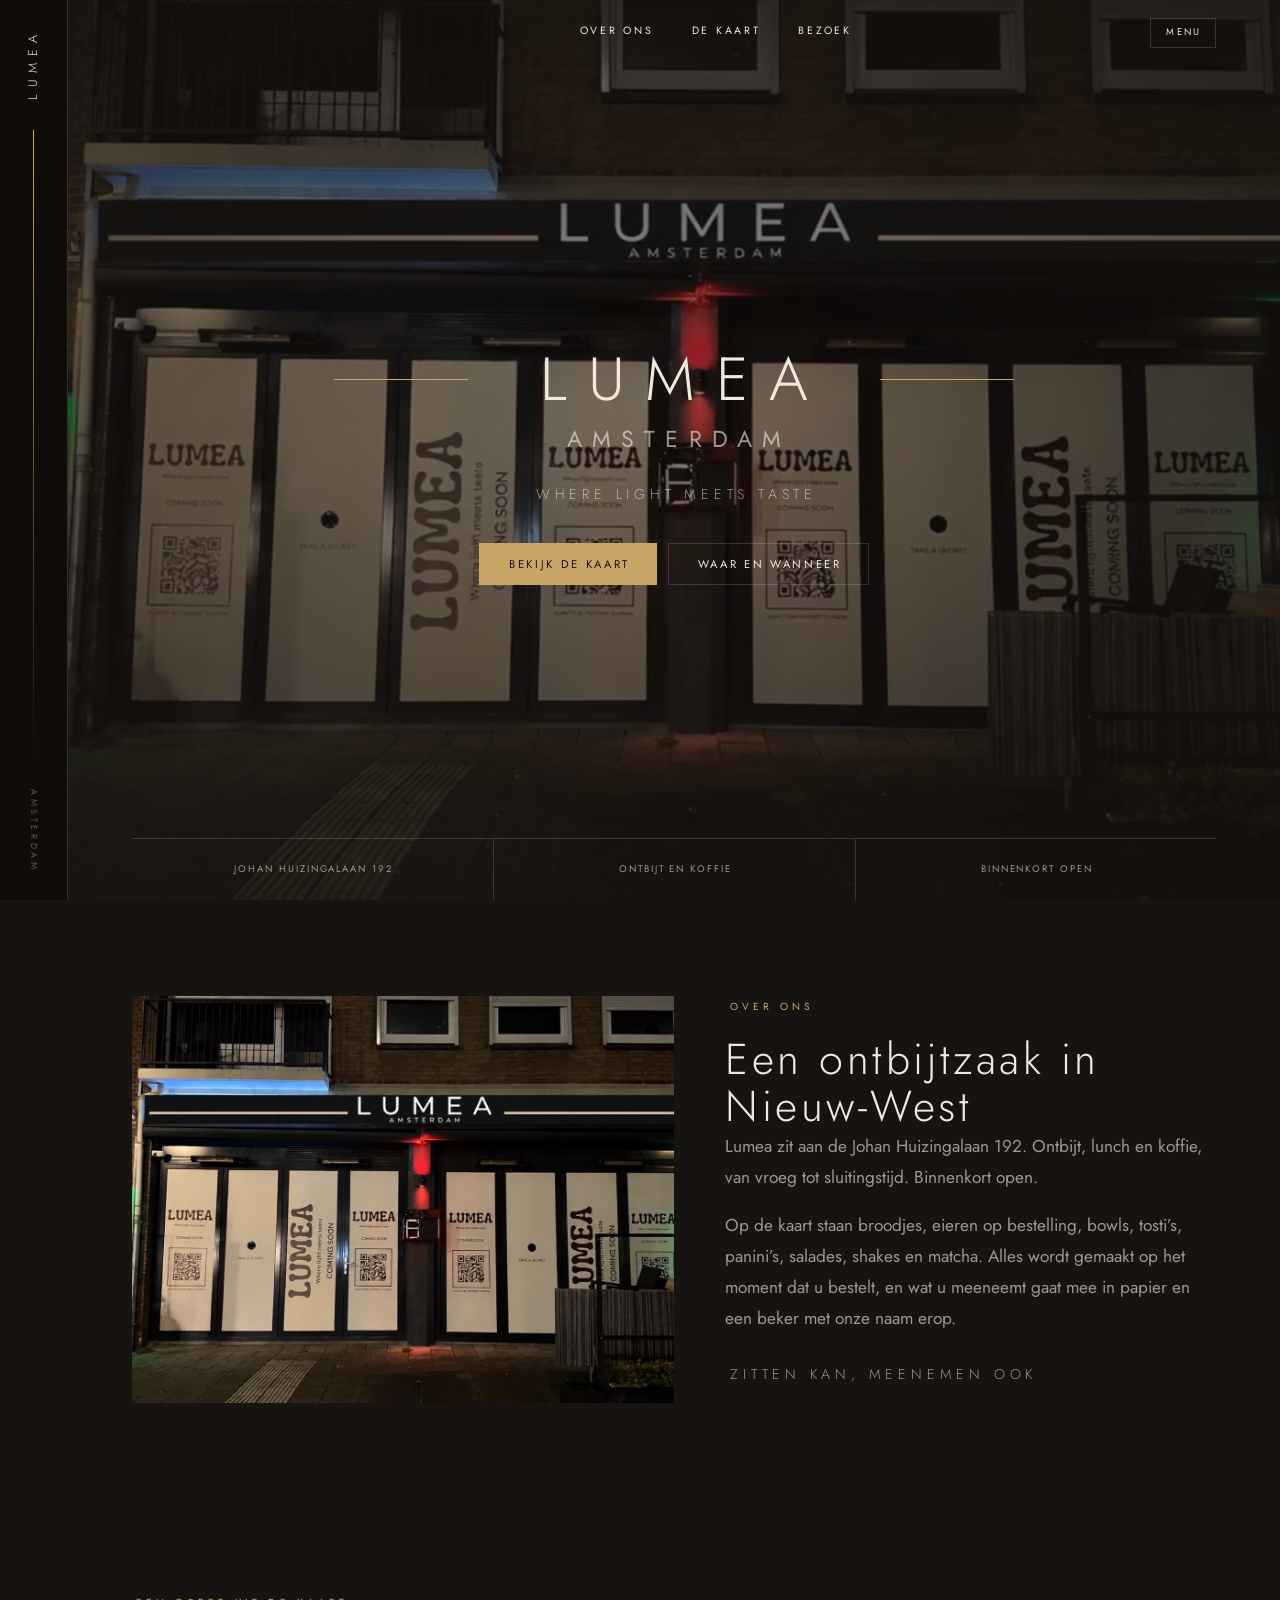
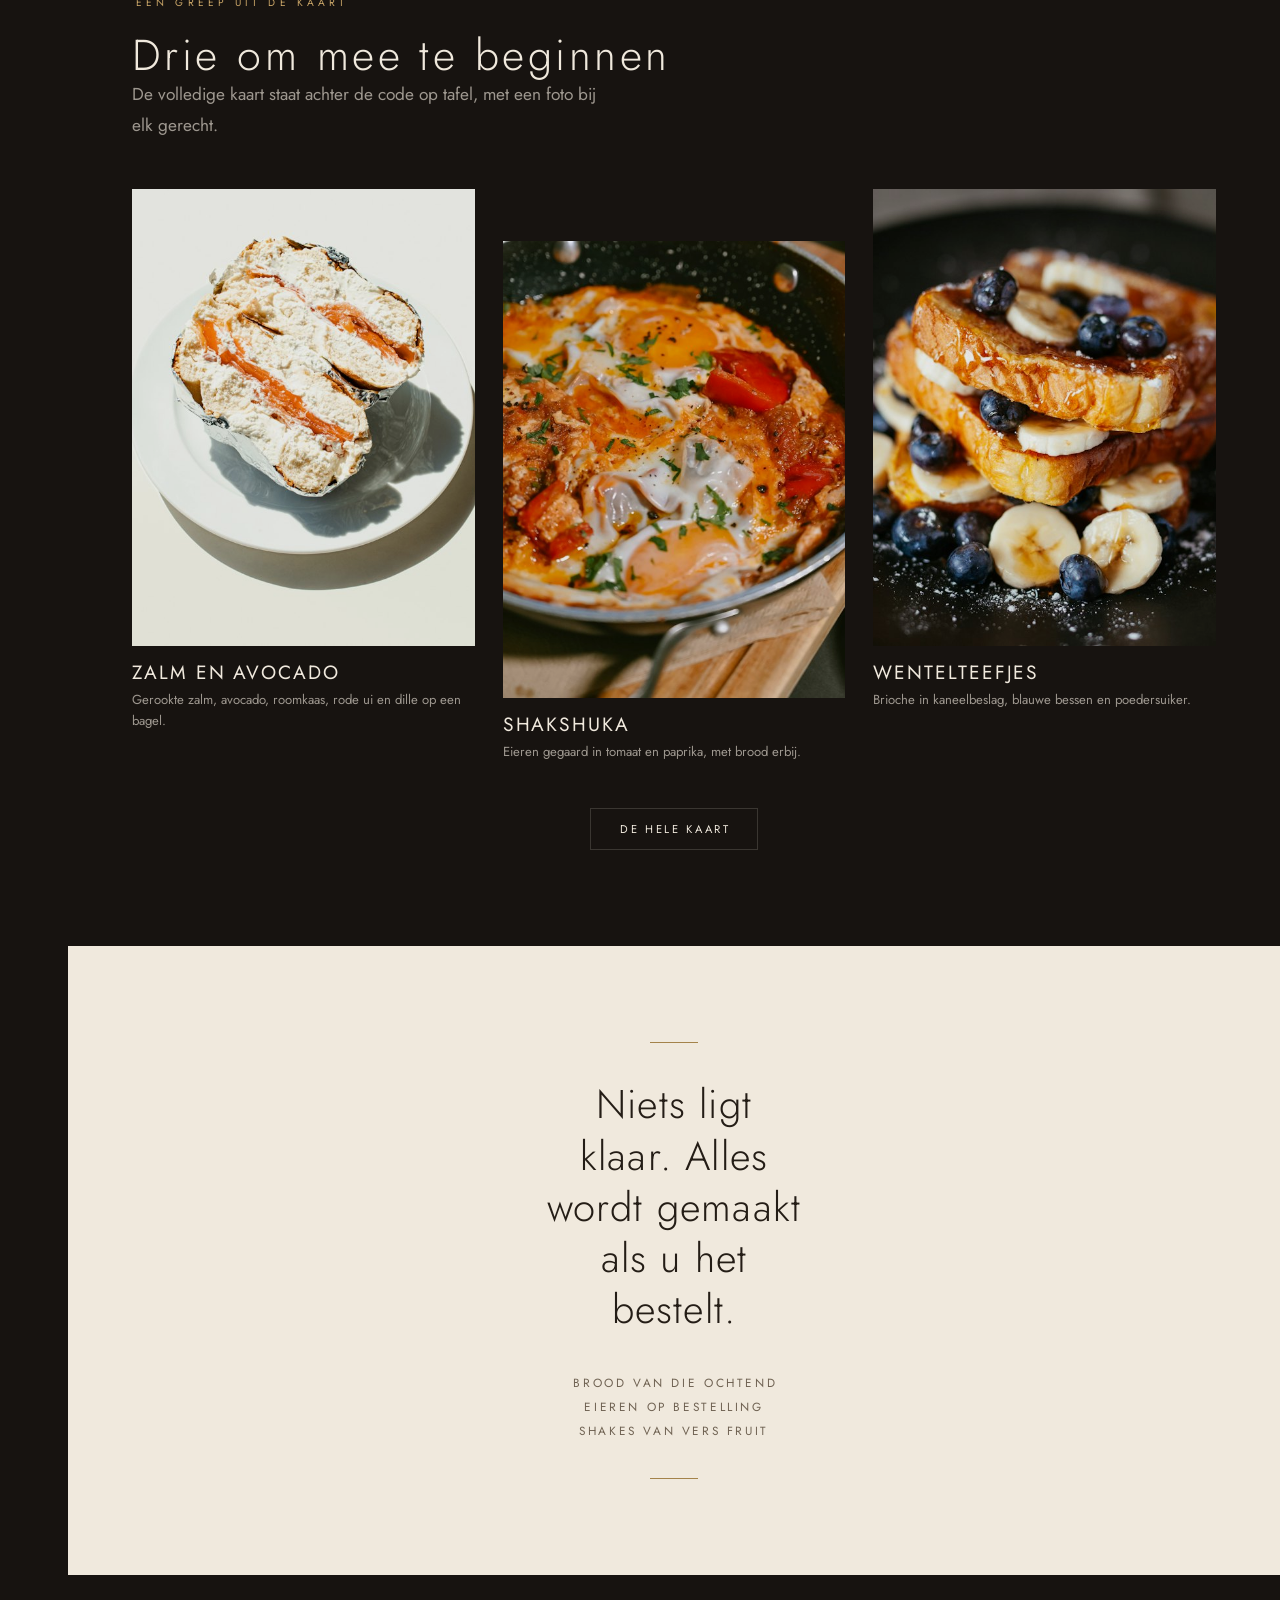
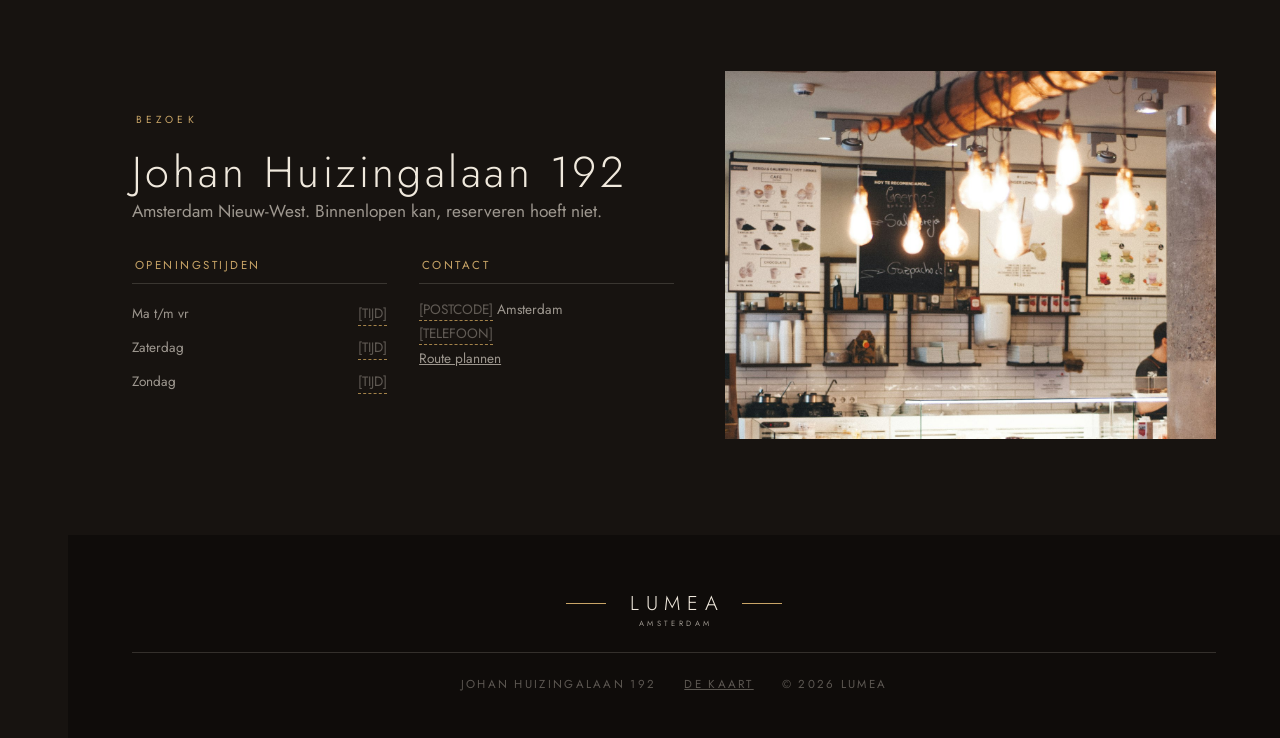
<file: index.html>
<!doctype html>
<html lang="nl">
<head>
<meta charset="utf-8">
<meta name="viewport" content="width=device-width, initial-scale=1">
<title>LUMEA Amsterdam · Ontbijt aan de Johan Huizingalaan</title>
<meta name="description" content="LUMEA Amsterdam, ontbijt en koffie aan de Johan Huizingalaan 192. Broodjes, eieren op bestelling, bowls, shakes en matcha. Binnenkort open.">
<link rel="canonical" href="https://yjsmarket.github.io/lumeaconcept4-/">
<meta property="og:type" content="website">
<meta property="og:title" content="LUMEA Amsterdam">
<meta property="og:description" content="Where light meets taste. Ontbijt en koffie aan de Johan Huizingalaan 192 in Amsterdam.">
<meta property="og:image" content="https://yjsmarket.github.io/lumeaconcept4-/assets/fotos/hero-poster.jpg">
<meta property="og:locale" content="nl_NL">
<script type="application/ld+json">
{
  "@context": "https://schema.org",
  "@type": "CafeOrCoffeeShop",
  "name": "LUMEA Amsterdam",
  "slogan": "Where light meets taste",
  "url": "https://yjsmarket.github.io/lumeaconcept4-/",
  "image": "https://yjsmarket.github.io/lumeaconcept4-/assets/fotos/hero-poster.jpg",
  "servesCuisine": ["Ontbijt", "Lunch", "Koffie"],
  "hasMenu": "https://yjsmarket.github.io/lumeaconcept4-/menu/",
  "address": {
    "@type": "PostalAddress",
    "streetAddress": "Johan Huizingalaan 192",
    "addressLocality": "Amsterdam",
    "addressCountry": "NL"
  }
}
</script>
<meta name="theme-color" content="#171310">

<link rel="preconnect" href="https://fonts.googleapis.com">
<link rel="preconnect" href="https://fonts.gstatic.com" crossorigin>
<link href="https://fonts.googleapis.com/css2?family=Jost:wght@300;400;500&display=swap" rel="stylesheet">
<link rel="stylesheet" href="stijl-c.css">
</head>
<body>

<!-- Verticale strook tegen de linkerrand, alleen op brede schermen -->
<div class="rail" aria-hidden="true">
  <span class="rail__naam">Lumea</span>
  <span class="rail__lijn"></span>
  <span class="rail__plaats">Amsterdam</span>
</div>

<header class="kop">
  <a class="merk" href="./">
    <span class="merk__naam">Lumea</span>
    <span class="merk__plaats">Amsterdam</span>
  </a>
  <nav>
    <a href="#over-ons">Over ons</a>
    <a href="#selectie">De kaart</a>
    <a href="#bezoek">Bezoek</a>
  </nav>
  <a class="knop knop--lijn" href="menu/">Menu</a>
</header>

<main>

  <!-- Hero -->
  <section class="hero">
    <div class="hero__foto">
      <img class="hero__stil" src="assets/fotos/hero-poster.jpg" alt="De gevel van Lumea bij avond, de deuren gaan open" width="1600" height="900" fetchpriority="high">
      <video class="hero__video" autoplay muted loop playsinline preload="metadata" poster="assets/fotos/hero-poster.jpg" aria-hidden="true" tabindex="-1">
        <source src="assets/video/hero-web.mp4" type="video/mp4">
      </video>
    </div>

    <div class="hero__midden">
      <span class="merk">
        <span class="merk__naam">Lumea</span>
        <span class="merk__plaats">Amsterdam</span>
      </span>
      <p class="regel hero__regel">Where light meets taste</p>
      <div class="hero__knoppen">
        <a class="knop knop--goud" href="menu/">Bekijk de kaart</a>
        <a class="knop knop--lijn" href="#bezoek">Waar en wanneer</a>
      </div>
    </div>

    <div class="hero__voet">
      <div>Johan Huizingalaan 192</div>
      <div>Ontbijt en koffie</div>
      <div>Binnenkort open</div>
    </div>
  </section>

  <!-- Over ons -->
  <section class="sectie" id="over-ons">
    <div class="binnen">
      <div class="over komt-op">
        <div class="over__foto">
          <img src="assets/merk/gevel.jpg" alt="De gevel van Lumea aan de Johan Huizingalaan bij avond" width="1600" height="887" loading="lazy">
        </div>
        <div>
          <p class="label">Over ons</p>
          <h2>Een ontbijtzaak in Nieuw-West</h2>
          <p class="leid">Lumea zit aan de Johan Huizingalaan 192. Ontbijt, lunch en koffie, van vroeg tot sluitingstijd. Binnenkort open.</p>
          <p class="leid">Op de kaart staan broodjes, eieren op bestelling, bowls, tosti&rsquo;s, panini&rsquo;s, salades, shakes en matcha. Alles wordt gemaakt op het moment dat u bestelt, en wat u meeneemt gaat mee in papier en een beker met onze naam erop.</p>
          <p class="regel" style="margin-top:1.75rem">Zitten kan, meenemen ook</p>
        </div>
      </div>
    </div>
  </section>

  <!-- Selectie uit de kaart -->
  <section class="sectie" id="selectie">
    <div class="binnen">
      <div class="sectie__kop komt-op">
        <p class="label">Een greep uit de kaart</p>
        <h2>Drie om mee te beginnen</h2>
        <p class="leid">De volledige kaart staat achter de code op tafel, met een foto bij elk gerecht.</p>
      </div>

      <div class="selectie komt-op">
        <a class="kaart" href="menu/#broodjes">
          <div class="kaart__foto">
            <span class="kaart__nr">01</span>
            <img src="assets/fotos/zalm-avocado.jpg" alt="Bagel met roomkaas en gerookte zalm" width="700" height="700" loading="lazy">
          </div>
          <h3>Zalm en avocado</h3>
          <p>Gerookte zalm, avocado, roomkaas, rode ui en dille op een bagel.</p>
        </a>

        <a class="kaart" href="menu/#eieren">
          <div class="kaart__foto">
            <span class="kaart__nr">02</span>
            <img src="assets/fotos/shakshuka.jpg" alt="Shakshuka met eieren in tomatensaus in een pan" width="700" height="700" loading="lazy">
          </div>
          <h3>Shakshuka</h3>
          <p>Eieren gegaard in tomaat en paprika, met brood erbij.</p>
        </a>

        <a class="kaart" href="menu/#zoet">
          <div class="kaart__foto">
            <span class="kaart__nr">03</span>
            <img src="assets/fotos/wentelteefjes.jpg" alt="Wentelteefjes met blauwe bessen" width="700" height="700" loading="lazy">
          </div>
          <h3>Wentelteefjes</h3>
          <p>Brioche in kaneelbeslag, blauwe bessen en poedersuiker.</p>
        </a>
      </div>

      <div class="selectie__onder komt-op">
        <a class="knop knop--lijn" href="menu/">De hele kaart</a>
      </div>
    </div>
  </section>

  <!-- Werkwijze, het lichte blok dat de nacht onderbreekt -->
  <section class="sectie sectie--creme" id="werkwijze">
    <div class="binnen">
      <div class="credo komt-op">
        <hr class="credo__lijn">
        <h2>Niets ligt klaar. Alles wordt gemaakt als u het bestelt.</h2>
        <p>Brood van die ochtend<br>Eieren op bestelling<br>Shakes van vers fruit</p>
        <hr class="credo__lijn credo__lijn--onder">
      </div>
    </div>
  </section>

  <!-- Bezoek -->
  <section class="sectie" id="bezoek">
    <div class="binnen">
      <div class="bezoek komt-op">
        <div>
          <p class="label">Bezoek</p>
          <h2>Johan Huizingalaan 192</h2>
          <p class="leid">Amsterdam Nieuw-West. Binnenlopen kan, reserveren hoeft niet.</p>

          <div class="gegevens">
            <div>
              <h3>Openingstijden</h3>
              <ul class="tijden">
                <li><span>Ma t/m vr</span> <span class="invullen">[TIJD]</span></li>
                <li><span>Zaterdag</span> <span class="invullen">[TIJD]</span></li>
                <li><span>Zondag</span> <span class="invullen">[TIJD]</span></li>
              </ul>
            </div>
            <div>
              <h3>Contact</h3>
              <address>
                <span class="invullen">[POSTCODE]</span> Amsterdam<br>
                <span class="invullen">[TELEFOON]</span><br>
                <a href="https://maps.google.com/?q=Johan+Huizingalaan+192+Amsterdam" target="_blank" rel="noopener">Route plannen</a>
              </address>
            </div>
          </div>
        </div>
        <div class="bezoek__foto">
          <img src="assets/fotos/interieur-tafels.jpg" alt="Tafels bij het raam" width="1400" height="1050" loading="lazy">
        </div>
      </div>
    </div>
  </section>

</main>

<footer class="voet">
  <div class="binnen">
    <span class="merk">
      <span class="merk__naam">Lumea</span>
      <span class="merk__plaats">Amsterdam</span>
    </span>
    <div class="voet__regel">
      <span>Johan Huizingalaan 192</span>
      <span><a href="menu/">De kaart</a></span>
      <span>&copy; 2026 Lumea</span>
    </div>
  </div>
</footer>

<nav class="balk" aria-label="Snelle acties">
  <a href="menu/">De kaart</a>
  <a href="https://maps.google.com/?q=Johan+Huizingalaan+192+Amsterdam" target="_blank" rel="noopener">Route</a>
</nav>

<script src="assets/js/lumea.js" defer></script>
</body>
</html>
</file>
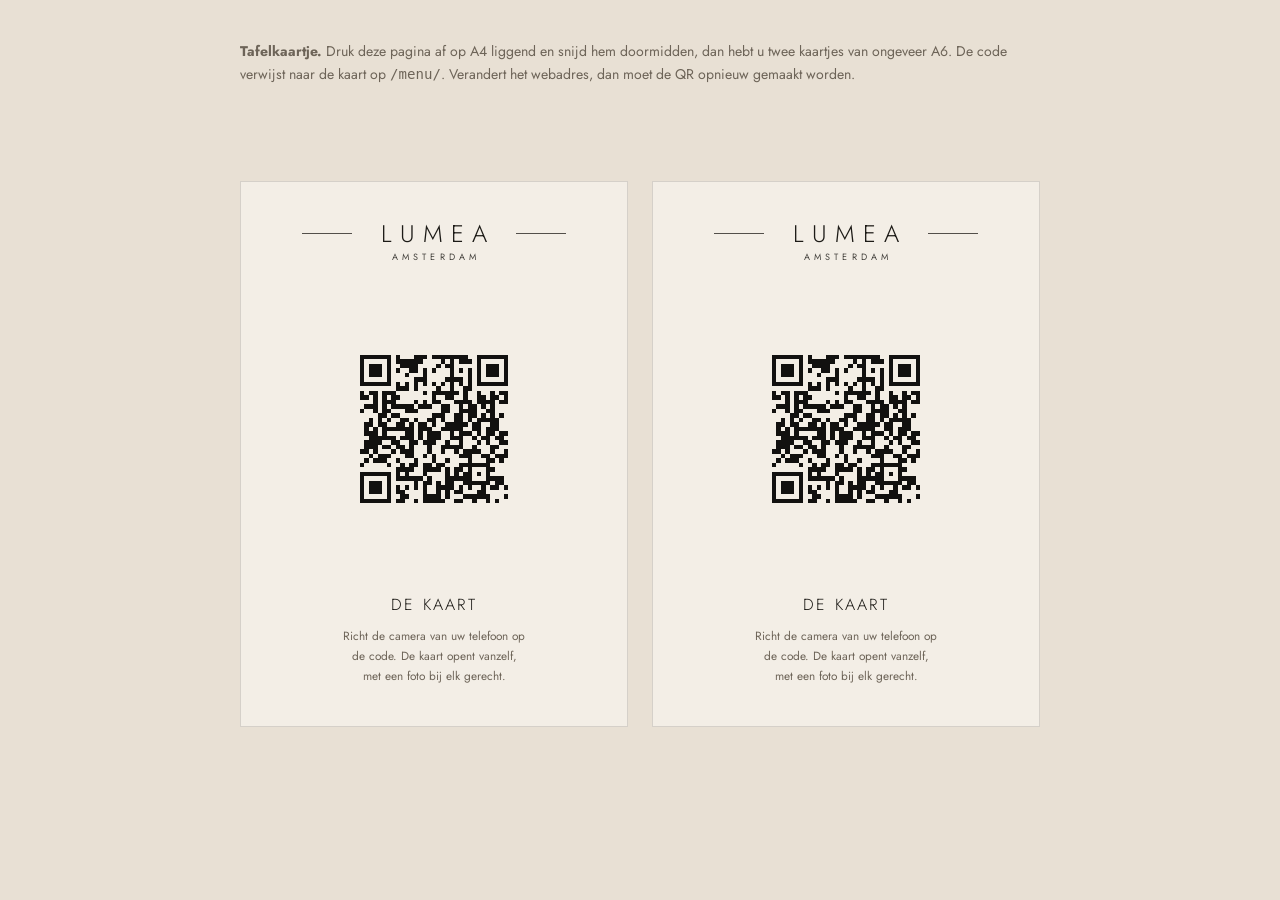
<file: tafelkaart/index.html>
<!doctype html>
<html lang="nl">
<head>
<meta charset="utf-8">
<meta name="viewport" content="width=device-width, initial-scale=1">
<title>Tafelkaartje met QR · LUMEA Amsterdam</title>
<meta name="robots" content="noindex">
<link rel="preconnect" href="https://fonts.googleapis.com">
<link rel="preconnect" href="https://fonts.gstatic.com" crossorigin>
<link href="https://fonts.googleapis.com/css2?family=Jost:wght@300;400;500&display=swap" rel="stylesheet">
<link rel="stylesheet" href="../assets/css/stijl.css">
<style>
  /* Deze pagina is niet bedoeld om te bekijken maar om af te drukken:
     twee kaartjes op een A4 liggend, langs de snijlijn doormidden. */
  .vel {
    display: grid;
    gap: 1.5rem;
    padding: clamp(1rem, 4vw, 2.5rem);
    max-width: 880px;
    margin-inline: auto;
  }

  @media (min-width: 720px) {
    .vel { grid-template-columns: 1fr 1fr; }
  }

  .kaartje {
    background: var(--beige-licht);
    border: 1px solid var(--lijn);
    padding: clamp(1.75rem, 5vw, 2.5rem);
    text-align: center;
    aspect-ratio: 105 / 148;
    display: flex;
    flex-direction: column;
    justify-content: space-between;
    align-items: center;
  }

  .kaartje .merk { --merk-maat: 1.5rem; }

  .kaartje img {
    width: min(60%, 200px);
    height: auto;
  }

  .kaartje h2 {
    font-size: 1rem;
    margin-bottom: .75rem;
  }

  .kaartje p {
    font-size: .74rem;
    line-height: 1.7;
    color: var(--inkt-zacht);
    margin: 0 auto;
    max-width: 26ch;
  }

  .uitleg {
    max-width: 880px;
    margin: 0 auto;
    padding: clamp(1rem, 4vw, 2.5rem);
    font-size: .88rem;
    color: var(--inkt-zacht);
  }

  @media print {
    .uitleg { display: none; }
    .vel { padding: 0; gap: 0; max-width: none; grid-template-columns: 1fr 1fr; }
    .kaartje { border: 1px dashed #c4bbad; }
    @page { size: A4 landscape; margin: 10mm; }
  }
</style>
</head>
<body>

<div class="uitleg">
  <p><strong>Tafelkaartje.</strong> Druk deze pagina af op A4 liggend en snijd hem doormidden, dan hebt u twee kaartjes van ongeveer A6. De code verwijst naar de kaart op <code>/menu/</code>. Verandert het webadres, dan moet de QR opnieuw gemaakt worden.</p>
</div>

<div class="vel">

  <div class="kaartje">
    <span class="merk">
      <span class="merk__naam">Lumea</span>
      <span class="merk__plaats">Amsterdam</span>
    </span>
    <img src="../assets/qr/qr-menu.svg" alt="QR-code naar de kaart">
    <div>
      <h2>De kaart</h2>
      <p>Richt de camera van uw telefoon op de code. De kaart opent vanzelf, met een foto bij elk gerecht.</p>
    </div>
  </div>

  <div class="kaartje">
    <span class="merk">
      <span class="merk__naam">Lumea</span>
      <span class="merk__plaats">Amsterdam</span>
    </span>
    <img src="../assets/qr/qr-menu.svg" alt="QR-code naar de kaart">
    <div>
      <h2>De kaart</h2>
      <p>Richt de camera van uw telefoon op de code. De kaart opent vanzelf, met een foto bij elk gerecht.</p>
    </div>
  </div>

</div>

</body>
</html>
</file>
<file: stijl-c.css>
/* ==========================================================================
   LUMEA, derde concept

   Avondlicht. De gevel is 's avonds zwart met een lichtlijn erboven, en dat
   is hier het uitgangspunt: een nachtkleurige basis, crème letters en goud
   als enige accent. Eén crèmekleurig blok halverwege zorgt dat het geen
   tunnel wordt. Zelfde letter als de andere twee, Jost.
   ========================================================================== */

/* --- 1. Variabelen ------------------------------------------------------ */

:root {
  --nacht: #171310;
  --nacht-licht: #221c17;
  --nacht-diep: #0f0c0a;
  --creme: #f0e9dd;
  --creme-diep: #e2d7c5;
  --goud: #c9a567;
  --goud-diep: #a4834a;
  --inkt: #241d16;
  --inkt-zacht: #6f6252;

  --zacht: rgba(240, 233, 221, 0.62);
  --flauw: rgba(240, 233, 221, 0.34);
  --lijn: rgba(240, 233, 221, 0.16);
  --lijn-donker: rgba(36, 29, 22, 0.16);

  --sans: "Jost", -apple-system, BlinkMacSystemFont, "Segoe UI", Helvetica, sans-serif;

  --marge: clamp(1.25rem, 5vw, 4.5rem);
  --maat: 1240px;
  --rail: 0px;

  color-scheme: dark;
}

/* Vanaf een breed scherm komt er een smalle verticale strook links */
@media (min-width: 1100px) {
  :root {
    --rail: 4.25rem;
  }
}

/* --- 2. Basis ----------------------------------------------------------- */

*,
*::before,
*::after {
  box-sizing: border-box;
}

html {
  -webkit-text-size-adjust: 100%;
  scroll-behavior: smooth;
}

body {
  margin: 0;
  padding-left: var(--rail);
  background: var(--nacht);
  color: var(--creme);
  font-family: var(--sans);
  font-size: 1rem;
  font-weight: 400;
  line-height: 1.65;
  -webkit-font-smoothing: antialiased;
  overflow-x: hidden;
}

img {
  display: block;
  max-width: 100%;
  height: auto;
}

a {
  color: inherit;
}

:focus-visible {
  outline: 1px solid var(--goud);
  outline-offset: 4px;
}

.binnen {
  max-width: var(--maat);
  margin-inline: auto;
  padding-inline: var(--marge);
}

.verborgen {
  position: absolute;
  width: 1px;
  height: 1px;
  overflow: hidden;
  clip-path: inset(50%);
  white-space: nowrap;
}

/* --- 3. Verticale zijrail ----------------------------------------------- */
/* De naam staat op zijn kant tegen de linkerrand, met een gouden lijn
   eronder. Alleen op brede schermen, want op een telefoon kost het
   te veel breedte. */

.rail {
  display: none;
}

@media (min-width: 1100px) {
  .rail {
    position: fixed;
    inset: 0 auto 0 0;
    z-index: 70;
    width: var(--rail);
    display: flex;
    flex-direction: column;
    align-items: center;
    justify-content: space-between;
    padding-block: 1.75rem;
    background: var(--nacht-diep);
    border-right: 1px solid var(--lijn);
  }

  .rail__naam {
    writing-mode: vertical-rl;
    transform: rotate(180deg);
    font-size: 0.78rem;
    font-weight: 300;
    letter-spacing: 0.52em;
    text-indent: 0.52em;
    text-transform: uppercase;
    text-decoration: none;
  }

  .rail__lijn {
    width: 1px;
    flex: 1;
    margin-block: 1.5rem;
    background: linear-gradient(to bottom, var(--goud), rgba(201, 165, 103, 0));
  }

  .rail__plaats {
    writing-mode: vertical-rl;
    font-size: 0.56rem;
    letter-spacing: 0.4em;
    text-indent: 0.4em;
    text-transform: uppercase;
    color: var(--flauw);
  }
}

/* --- 4. Merkteken ------------------------------------------------------- */

.merk {
  display: inline-flex;
  flex-direction: column;
  align-items: center;
  text-decoration: none;
  line-height: 1;
}

.merk__naam {
  display: flex;
  align-items: center;
  gap: 0.85em;
  font-size: var(--merk-maat, 1.3rem);
  font-weight: 300;
  letter-spacing: 0.34em;
  text-indent: 0.34em;
  text-transform: uppercase;
}

.merk__naam::before,
.merk__naam::after {
  content: "";
  width: var(--merk-lijn, 2em);
  height: 1px;
  background: var(--goud);
}

.merk__plaats {
  margin-top: 0.8em;
  font-size: calc(var(--merk-maat, 1.3rem) * 0.38);
  letter-spacing: 0.44em;
  text-indent: 0.44em;
  text-transform: uppercase;
  color: var(--zacht);
}

/* --- 5. Typografie ------------------------------------------------------ */

h1,
h2,
h3 {
  font-weight: 300;
  line-height: 1.1;
  margin: 0;
}

h2 {
  font-size: clamp(1.6rem, 4vw, 2.7rem);
  letter-spacing: 0.08em;
}

h3 {
  font-size: clamp(1rem, 2.1vw, 1.2rem);
  font-weight: 400;
  letter-spacing: 0.1em;
  text-transform: uppercase;
}

p {
  margin: 0 0 1em;
}

.leid {
  font-size: clamp(0.96rem, 1.6vw, 1.08rem);
  line-height: 1.8;
  color: var(--zacht);
  max-width: 48ch;
}

.label {
  display: block;
  font-size: 0.64rem;
  letter-spacing: 0.4em;
  text-indent: 0.4em;
  text-transform: uppercase;
  color: var(--goud);
  margin: 0 0 1.25rem;
}

.regel {
  font-size: clamp(0.72rem, 1.4vw, 0.88rem);
  font-weight: 300;
  letter-spacing: 0.34em;
  text-indent: 0.34em;
  text-transform: uppercase;
  color: var(--zacht);
}

.invullen {
  color: var(--flauw);
  border-bottom: 1px dashed var(--goud-diep);
  padding-bottom: 1px;
}

/* --- 6. Knoppen --------------------------------------------------------- */

.knop {
  display: inline-flex;
  align-items: center;
  justify-content: center;
  padding: 1em 2.3em;
  border: 1px solid currentColor;
  background: transparent;
  color: var(--creme);
  font-size: 0.7rem;
  letter-spacing: 0.24em;
  text-indent: 0.24em;
  text-transform: uppercase;
  text-decoration: none;
  cursor: pointer;
  transition: background 0.4s ease, color 0.4s ease, border-color 0.4s ease;
}

.knop--goud {
  background: var(--goud);
  border-color: var(--goud);
  color: var(--nacht);
}

.knop--goud:hover {
  background: transparent;
  color: var(--goud);
}

.knop--lijn {
  border-color: var(--lijn);
}

.knop--lijn:hover {
  border-color: var(--creme);
  background: var(--creme);
  color: var(--nacht);
}

/* --- 7. Kop ------------------------------------------------------------- */

.kop {
  position: absolute;
  inset: 0 0 auto var(--rail);
  z-index: 60;
  display: flex;
  align-items: center;
  justify-content: space-between;
  gap: 1rem;
  padding: 1.1rem var(--marge);
}

.kop .merk {
  --merk-maat: 1rem;
  --merk-lijn: 1.2em;
}

@media (min-width: 1100px) {
  /* De naam staat al op de rail, in de kop hoeft hij dan niet nog eens */
  .kop .merk {
    visibility: hidden;
  }
}

.kop nav {
  display: none;
  gap: 2.2rem;
  font-size: 0.66rem;
  letter-spacing: 0.26em;
  text-indent: 0.26em;
  text-transform: uppercase;
}

.kop nav a {
  text-decoration: none;
  padding-bottom: 3px;
  border-bottom: 1px solid transparent;
  transition: border-color 0.4s ease;
}

.kop nav a:hover {
  border-bottom-color: var(--goud);
}

.kop .knop {
  padding: 0.68em 1.4em;
  font-size: 0.6rem;
}

@media (min-width: 900px) {
  .kop nav {
    display: flex;
  }
}

/* --- 8. Hero, volvlak beeld --------------------------------------------- */

.hero {
  position: relative;
  min-height: 100svh;
  display: flex;
  flex-direction: column;
  justify-content: center;
  align-items: center;
  text-align: center;
  padding: 6rem var(--marge) 0;
  overflow: hidden;
}

.hero__foto {
  position: absolute;
  inset: 0;
  z-index: -2;
}

/* Het stilstaande beeld ligt eronder en is wat je ziet als de video niet
   speelt: geen autoplay, geen bandbreedte, of bewegingsreductie aan. */
.hero__foto img,
.hero__foto video {
  position: absolute;
  inset: 0;
  width: 100%;
  height: 100%;
  object-fit: cover;
}

.hero__video {
  z-index: 1;
}

@media (prefers-reduced-motion: reduce) {
  .hero__video {
    display: none;
  }

  .hero__stil {
    animation: inzoomen 24s ease-out forwards;
  }
}

@keyframes inzoomen {
  from {
    transform: scale(1.08);
  }
  to {
    transform: scale(1);
  }
}

/* Donkere sluier, zwaarder dan bij de lichte concepten omdat de tekst
   crème is en de foto's helder zijn */
.hero__foto::after {
  content: "";
  position: absolute;
  inset: 0;
  /* Boven de video, anders ligt de sluier eronder en is de tekst
     onleesbaar zodra de video speelt. */
  z-index: 2;
  background: radial-gradient(
      120% 85% at 50% 45%,
      rgba(23, 19, 16, 0.42) 0%,
      rgba(23, 19, 16, 0.78) 58%,
      rgba(23, 19, 16, 0.95) 100%
    );
}

/* Het middenblok pakt de vrije ruimte, zodat het merkteken echt in het
   midden van het scherm staat en niet tegen de bovenkant aan. */
.hero__midden {
  flex: 1;
  width: 100%;
  display: flex;
  flex-direction: column;
  justify-content: center;
  align-items: center;
}

.hero .merk {
  --merk-maat: clamp(1.9rem, 6.5vw, 3.8rem);
  --merk-lijn: 2.2em;
  margin-bottom: clamp(1.25rem, 3.5vw, 2rem);
}

.hero__regel {
  margin: 0 0 clamp(1.5rem, 4vw, 2.25rem);
}

.hero__knoppen {
  display: flex;
  flex-wrap: wrap;
  gap: 0.7rem;
  justify-content: center;
}

/* Drie korte feiten onderin de hero, zodat het eerste scherm niet uit één
   blok bestaat */
.hero__voet {
  margin-top: auto;
  width: 100%;
  display: grid;
  grid-template-columns: repeat(3, 1fr);
  border-top: 1px solid var(--lijn);
}

.hero__voet div {
  padding: clamp(0.9rem, 2.5vw, 1.4rem) 0.4rem;
  font-size: 0.6rem;
  letter-spacing: 0.2em;
  text-indent: 0.2em;
  text-transform: uppercase;
  color: var(--zacht);
}

.hero__voet div + div {
  border-left: 1px solid var(--lijn);
}

/* Op een telefoon blijft de balk onderin over de feitenstrook heen vallen,
   dus de hero wordt precies zoveel korter. De spatiëring gaat ook omlaag,
   anders breken de drie regels midden in een woord af. */
@media (max-width: 759px) {
  .hero {
    min-height: calc(100svh - 3.3rem);
  }

  .hero__voet div {
    font-size: 0.52rem;
    letter-spacing: 0.1em;
    text-indent: 0.1em;
    line-height: 1.45;
  }
}

/* --- 9. Secties --------------------------------------------------------- */

.sectie {
  padding-block: clamp(3rem, 8vw, 6rem);
}

.sectie--creme {
  background: var(--creme);
  color: var(--inkt);
}

.sectie--creme .leid {
  color: var(--inkt-zacht);
}

.sectie--creme .label {
  color: var(--goud-diep);
}

.sectie__kop {
  max-width: 54ch;
  margin-bottom: clamp(1.75rem, 4vw, 3rem);
}

/* --- 9b. Over ons ------------------------------------------------------- */
/* Foto links, tekst rechts. Op een telefoon de foto eerst, liggend, zodat
   het blok niet meteen een heel scherm vult. */

.over {
  display: grid;
  gap: clamp(1.5rem, 4vw, 3.5rem);
  align-items: center;
}

@media (min-width: 900px) {
  .over {
    grid-template-columns: 1.05fr 0.95fr;
  }
}

.over__foto img {
  width: 100%;
  aspect-ratio: 16 / 10;
  object-fit: cover;
}

@media (min-width: 900px) {
  .over__foto img {
    aspect-ratio: 4 / 3;
  }
}

/* --- 10. De kaart als genummerde lijst ---------------------------------- */
/* Een getrapt raster: de middelste kolom zakt iets weg, zodat het geen
   rij gelijke blokken wordt. Op een telefoon staan ze twee naast elkaar. */

.selectie {
  display: grid;
  grid-template-columns: repeat(2, 1fr);
  gap: clamp(0.8rem, 2.5vw, 1.75rem);
}

/* De derde zou op een telefoon alleen op een halve regel achterblijven */
@media (max-width: 899px) {
  .selectie > :last-child {
    grid-column: 1 / -1;
  }

  .selectie > :last-child .kaart__foto img {
    aspect-ratio: 16 / 10;
  }
}

@media (min-width: 900px) {
  .selectie {
    grid-template-columns: repeat(3, 1fr);
  }

  .selectie > :nth-child(2) {
    transform: translateY(3.25rem);
  }
}

.kaart {
  text-decoration: none;
  display: block;
}

.kaart__foto {
  position: relative;
  overflow: hidden;
  background: var(--nacht-licht);
}

.kaart__foto img {
  width: 100%;
  aspect-ratio: 3 / 4;
  object-fit: cover;
  filter: brightness(0.92);
  transition: transform 1.2s cubic-bezier(0.22, 1, 0.36, 1),
    filter 0.6s ease;
}

.kaart:hover .kaart__foto img {
  transform: scale(1.05);
  filter: brightness(1);
}

/* Het nummer ligt over de hoek van de foto */
.kaart__nr {
  position: absolute;
  top: 0;
  left: 0;
  padding: 0.5rem 0.85rem;
  background: var(--nacht);
  color: var(--goud);
  font-size: 0.62rem;
  letter-spacing: 0.24em;
  text-indent: 0.24em;
}

.kaart h3 {
  margin: 1rem 0 0.35rem;
}

.kaart p {
  margin: 0;
  font-size: 0.82rem;
  line-height: 1.6;
  color: var(--zacht);
}

.selectie__onder {
  margin-top: clamp(2.25rem, 6vw, 5.5rem);
  text-align: center;
}

/* --- 11. Credo op crème ------------------------------------------------- */
/* Eén uitspraak, gecentreerd tussen twee gouden lijntjes. Dit blok is de
   adempauze in een verder donkere pagina, dus hoe minder erin staat, hoe
   beter het werkt. */

.credo {
  max-width: 26ch;
  margin-inline: auto;
  text-align: center;
}

.credo__lijn {
  width: 3rem;
  height: 1px;
  background: var(--goud-diep);
  border: 0;
  margin: 0 auto clamp(1.5rem, 4vw, 2.25rem);
}

.credo h2 {
  font-size: clamp(1.5rem, 4.4vw, 2.5rem);
  line-height: 1.28;
  letter-spacing: 0.03em;
}

.credo p {
  margin: clamp(1.5rem, 4vw, 2.25rem) 0 0;
  font-size: 0.74rem;
  letter-spacing: 0.22em;
  text-indent: 0.22em;
  text-transform: uppercase;
  line-height: 2;
  color: var(--inkt-zacht);
}

.credo__lijn--onder {
  margin: clamp(1.5rem, 4vw, 2.25rem) auto 0;
}

/* --- 12. Bezoek --------------------------------------------------------- */

.bezoek {
  display: grid;
  gap: clamp(1.5rem, 4vw, 3.5rem);
  align-items: center;
}

@media (min-width: 900px) {
  .bezoek {
    grid-template-columns: 1.05fr 0.95fr;
  }
}

.bezoek__foto img {
  width: 100%;
  aspect-ratio: 4 / 3;
  object-fit: cover;
}

.gegevens {
  display: grid;
  grid-template-columns: repeat(2, 1fr);
  gap: clamp(1.25rem, 3vw, 2rem);
  margin-top: clamp(1.5rem, 4vw, 2rem);
}

.gegevens h3 {
  font-size: 0.72rem;
  letter-spacing: 0.22em;
  text-indent: 0.22em;
  color: var(--goud);
  margin-bottom: 0.8rem;
  padding-bottom: 0.7rem;
  border-bottom: 1px solid var(--lijn);
}

.tijden {
  list-style: none;
  margin: 0;
  padding: 0;
  font-size: 0.85rem;
}

.tijden li {
  display: flex;
  justify-content: space-between;
  gap: 0.75rem;
  padding: 0.3rem 0;
  color: var(--zacht);
}

.gegevens address {
  font-style: normal;
  font-size: 0.85rem;
  line-height: 1.8;
  color: var(--zacht);
}

/* --- 13. Voettekst ------------------------------------------------------ */

.voet {
  background: var(--nacht-diep);
  color: var(--flauw);
  padding: clamp(2.5rem, 6vw, 3.5rem) 0 calc(clamp(2rem, 5vw, 2.75rem) + env(safe-area-inset-bottom));
  font-size: 0.72rem;
  text-align: center;
}

.voet .merk {
  --merk-maat: 1.25rem;
  color: var(--creme);
  margin-bottom: 1.5rem;
}

.voet__regel {
  display: flex;
  flex-wrap: wrap;
  justify-content: center;
  gap: 0.6rem 1.75rem;
  padding-top: 1.4rem;
  border-top: 1px solid var(--lijn);
  text-transform: uppercase;
  letter-spacing: 0.2em;
}

/* --- 14. Vaste balk onderin, alleen op een telefoon --------------------- */

.balk {
  position: fixed;
  inset: auto 0 0;
  z-index: 70;
  display: grid;
  grid-template-columns: 1fr 1fr;
  background: var(--nacht-diep);
  border-top: 1px solid var(--lijn);
  padding-bottom: env(safe-area-inset-bottom);
}

.balk a {
  padding: 1rem 0.5rem;
  text-align: center;
  text-decoration: none;
  color: var(--creme);
  font-size: 0.64rem;
  letter-spacing: 0.24em;
  text-indent: 0.24em;
  text-transform: uppercase;
}

.balk a + a {
  border-left: 1px solid var(--lijn);
}

@media (min-width: 760px) {
  .balk {
    display: none;
  }
}

body:has(.balk) {
  padding-bottom: 3.3rem;
}

@media (min-width: 760px) {
  body:has(.balk) {
    padding-bottom: 0;
  }
}

/* --- 15. Invloeien ------------------------------------------------------ */

/* Alleen verbergen zolang het script draait. Draait het niet, dan is de
   tekst gewoon zichtbaar in plaats van onzichtbaar. */
.js-aan .komt-op {
  opacity: 0;
  transform: translateY(18px);
  transition: opacity 1s cubic-bezier(0.22, 1, 0.36, 1),
    transform 1s cubic-bezier(0.22, 1, 0.36, 1);
}

.js-aan .komt-op.erin {
  opacity: 1;
  transform: none;
}

@media (prefers-reduced-motion: reduce) {
  html {
    scroll-behavior: auto;
  }

  .js-aan .komt-op {
    opacity: 1;
    transform: none;
    transition: none;
  }

  .hero__foto img {
    animation: none;
  }

  .kaart:hover .kaart__foto img {
    transform: none;
  }

  *,
  *::before,
  *::after {
    transition-duration: 0.01ms !important;
    animation-duration: 0.01ms !important;
  }
}
</file>
<file: assets/css/stijl.css>
/* ==========================================================================
   LUMEA Amsterdam, gedeelde stylesheet

   Het palet komt rechtstreeks van de huisstijl: het kraftbeige van de bekers,
   het zachte crème van de kaartjes en het zwart van de gevel. Eén letter,
   Jost, in licht gewicht en met brede spatiëring in kapitalen, net als het
   logo op de pui. Geen tweede letterfamilie, dat zou de rust breken.
   ========================================================================== */

/* --- 1. Variabelen ------------------------------------------------------ */

:root {
  --beige: #e8e0d4;
  --beige-licht: #f3eee6;
  --beige-diep: #ddd2c1;
  --kraft: #c6a681;
  --kraft-diep: #a8855c;
  --zwart: #121110;
  --zwart-zacht: #231f1b;
  --inkt: #1c1a16;
  --inkt-zacht: #6d6458;
  --inkt-licht: #9b9184;
  --wit: #ffffff;

  --lijn: rgba(28, 26, 22, 0.14);
  --lijn-licht: rgba(255, 255, 255, 0.22);

  --sans: "Jost", -apple-system, BlinkMacSystemFont, "Segoe UI", Helvetica, sans-serif;

  --marge: clamp(1.25rem, 5vw, 5rem);
  --maat: 1180px;

  color-scheme: light;
}

/* --- 2. Basis ----------------------------------------------------------- */

*,
*::before,
*::after {
  box-sizing: border-box;
}

html {
  -webkit-text-size-adjust: 100%;
  scroll-behavior: smooth;
}

body {
  margin: 0;
  background: var(--beige);
  color: var(--inkt);
  font-family: var(--sans);
  font-size: 1rem;
  font-weight: 400;
  line-height: 1.65;
  -webkit-font-smoothing: antialiased;
  overflow-x: hidden;
}

img {
  display: block;
  max-width: 100%;
  height: auto;
}

a {
  color: inherit;
}

button {
  font: inherit;
  color: inherit;
}

:focus-visible {
  outline: 1px solid var(--kraft-diep);
  outline-offset: 4px;
}

.binnen {
  max-width: var(--maat);
  margin-inline: auto;
  padding-inline: var(--marge);
}

.verborgen {
  position: absolute;
  width: 1px;
  height: 1px;
  overflow: hidden;
  clip-path: inset(50%);
  white-space: nowrap;
}

/* --- 3. Het merkteken --------------------------------------------------- */
/* Nagebouwd naar de gevel: de naam in kapitalen met twee dunne lijnen
   ernaast, en de plaatsnaam eronder met nog bredere spatiëring. */

.merk {
  display: inline-flex;
  flex-direction: column;
  align-items: center;
  text-decoration: none;
  line-height: 1;
}

.merk__naam {
  display: flex;
  align-items: center;
  gap: 0.85em;
  font-size: var(--merk-maat, 1.35rem);
  font-weight: 300;
  letter-spacing: 0.34em;
  text-indent: 0.34em;
  text-transform: uppercase;
}

.merk__naam::before,
.merk__naam::after {
  content: "";
  width: var(--merk-lijn, 2.1em);
  height: 1px;
  background: currentColor;
  opacity: 0.75;
}

.merk__plaats {
  margin-top: 0.75em;
  font-size: calc(var(--merk-maat, 1.35rem) * 0.38);
  font-weight: 400;
  letter-spacing: 0.44em;
  text-indent: 0.44em;
  text-transform: uppercase;
  opacity: 0.8;
}

/* --- 4. Typografie ------------------------------------------------------ */

h1,
h2,
h3 {
  font-weight: 300;
  line-height: 1.12;
  margin: 0;
}

h1 {
  font-size: clamp(2rem, 5.5vw, 3.6rem);
  letter-spacing: 0.12em;
  text-transform: uppercase;
}

h2 {
  font-size: clamp(1.5rem, 3.6vw, 2.4rem);
  letter-spacing: 0.14em;
  text-transform: uppercase;
}

h3 {
  font-size: clamp(1.02rem, 2.1vw, 1.18rem);
  font-weight: 400;
  letter-spacing: 0.09em;
  text-transform: uppercase;
  line-height: 1.3;
}

p {
  margin: 0 0 1em;
}

.leid {
  font-size: clamp(0.98rem, 1.6vw, 1.1rem);
  line-height: 1.75;
  color: var(--inkt-zacht);
  max-width: 50ch;
}

.label {
  display: block;
  font-size: 0.66rem;
  font-weight: 400;
  letter-spacing: 0.4em;
  text-indent: 0.4em;
  text-transform: uppercase;
  color: var(--kraft-diep);
  margin: 0 0 1.5rem;
}

/* De merkregel van de pui, in het Engels zoals op de ramen */
.regel {
  font-size: clamp(0.78rem, 1.5vw, 0.95rem);
  font-weight: 300;
  letter-spacing: 0.3em;
  text-indent: 0.3em;
  text-transform: uppercase;
  color: var(--inkt-zacht);
}

/* Zichtbare plaatshouder voor gegevens die nog moeten komen */
.invullen {
  color: var(--inkt-licht);
  border-bottom: 1px dashed var(--kraft-diep);
  padding-bottom: 1px;
}

/* Dun kraftlijntje als scheiding */
.streep {
  width: 2.75rem;
  height: 1px;
  background: var(--kraft-diep);
  border: 0;
  margin: 0 0 1.75rem;
}

.streep--midden {
  margin-inline: auto;
}

/* --- 5. Knoppen --------------------------------------------------------- */
/* Rechte hoeken, dunne lijn, brede spatiëring. Past bij de stickers en de
   bekers, waar ook niets afgerond is. */

.knop {
  display: inline-flex;
  align-items: center;
  justify-content: center;
  padding: 1.05em 2.4em;
  border: 1px solid currentColor;
  background: transparent;
  color: var(--inkt);
  font-size: 0.72rem;
  font-weight: 400;
  letter-spacing: 0.24em;
  text-indent: 0.24em;
  text-transform: uppercase;
  text-decoration: none;
  cursor: pointer;
  transition: background 0.4s ease, color 0.4s ease, border-color 0.4s ease;
}

.knop--vol {
  background: var(--zwart);
  border-color: var(--zwart);
  color: var(--beige-licht);
}

.knop--vol:hover {
  background: transparent;
  color: var(--inkt);
  border-color: var(--inkt);
}

.knop--lijn:hover {
  background: var(--zwart);
  border-color: var(--zwart);
  color: var(--beige-licht);
}

.knop--licht {
  border-color: var(--lijn-licht);
  color: var(--beige-licht);
}

.knop--licht:hover {
  background: var(--beige-licht);
  border-color: var(--beige-licht);
  color: var(--zwart);
}

/* --- 6. Kop van de pagina ----------------------------------------------- */
/* Zwarte balk, net als de luifel boven de pui. */

.kop {
  position: sticky;
  top: 0;
  z-index: 60;
  display: flex;
  align-items: center;
  justify-content: space-between;
  gap: 1rem;
  padding: 0.95rem var(--marge);
  background: var(--zwart);
  color: var(--beige-licht);
}

.kop .merk {
  --merk-maat: 1.12rem;
  --merk-lijn: 1.5em;
}

.kop nav {
  display: none;
  gap: 2.4rem;
  font-size: 0.68rem;
  font-weight: 300;
  letter-spacing: 0.26em;
  text-indent: 0.26em;
  text-transform: uppercase;
}

.kop nav a {
  text-decoration: none;
  padding-bottom: 3px;
  border-bottom: 1px solid transparent;
  transition: border-color 0.4s ease;
}

.kop nav a:hover {
  border-bottom-color: var(--kraft);
}

.kop .knop {
  padding: 0.7em 1.5em;
  font-size: 0.62rem;
}

@media (min-width: 900px) {
  .kop nav {
    display: flex;
  }
}

/* --- 7. Hero ------------------------------------------------------------ */
/* Crème vlak met het merkteken groot in het midden, zoals het kaartje in de
   hand. De fotografie komt er direct onder, als een strook. */

.hero {
  background: var(--beige-licht);
  text-align: center;
  padding: clamp(3rem, 9vw, 6.5rem) 0 clamp(2.5rem, 7vw, 4.5rem);
}

.hero .merk {
  --merk-maat: clamp(2.1rem, 7vw, 4.2rem);
  --merk-lijn: 2.3em;
  margin-bottom: clamp(1.5rem, 4vw, 2.25rem);
}

.hero__regel {
  margin: 0 0 clamp(1.75rem, 5vw, 2.75rem);
}

.hero__tekst {
  max-width: 44ch;
  margin: 0 auto clamp(2rem, 5vw, 2.75rem);
  color: var(--inkt-zacht);
  font-size: clamp(0.95rem, 1.7vw, 1.08rem);
  line-height: 1.8;
}

.hero__knoppen {
  display: flex;
  flex-wrap: wrap;
  gap: 0.75rem;
  justify-content: center;
}

/* Strook met drie beelden, op mobiel naast elkaar in plaats van onder elkaar */
.strook {
  display: grid;
  grid-template-columns: repeat(3, 1fr);
  gap: 1px;
  background: var(--beige-diep);
}

.strook img {
  width: 100%;
  aspect-ratio: 3 / 4;
  object-fit: cover;
}

@media (min-width: 760px) {
  .strook img {
    aspect-ratio: 4 / 3;
  }
}

/* --- 8. Secties --------------------------------------------------------- */

.sectie {
  padding-block: clamp(3.25rem, 8vw, 6rem);
}

.sectie--licht {
  background: var(--beige-licht);
}

.sectie--zwart {
  background: var(--zwart);
  color: var(--beige-licht);
}

.sectie--zwart .leid,
.sectie--zwart .regel {
  color: rgba(243, 238, 230, 0.68);
}

.sectie--zwart .label {
  color: var(--kraft);
}

.sectie--zwart .streep {
  background: var(--kraft);
}

.sectie__kop {
  max-width: 56ch;
  margin-bottom: clamp(2rem, 5vw, 3.25rem);
}

.sectie__kop--midden {
  text-align: center;
  margin-inline: auto;
}

/* --- 9. Verhaal, twee kolommen ------------------------------------------ */

.verhaal {
  display: grid;
  gap: clamp(1.75rem, 5vw, 4rem);
  align-items: center;
}

@media (min-width: 860px) {
  .verhaal {
    grid-template-columns: 1fr 1fr;
  }
}

.verhaal__foto img {
  width: 100%;
  aspect-ratio: 3 / 4;
  object-fit: cover;
}

@media (min-width: 860px) {
  .verhaal__foto img {
    aspect-ratio: 4 / 5;
  }
}

/* --- 10. Feiten, altijd twee naast elkaar, ook op een telefoon ---------- */
/* Vier kaarten met een foto erboven en een genummerd kraftlabel. Vier
   tekstvakjes naast elkaar waren te vlak voor een zaak die het van het
   eten moet hebben. */

.feiten {
  display: grid;
  grid-template-columns: repeat(2, 1fr);
  gap: clamp(0.7rem, 2vw, 1.15rem);
  margin-top: clamp(2.25rem, 5vw, 3.5rem);
}

@media (min-width: 760px) {
  .feiten {
    grid-template-columns: repeat(4, 1fr);
  }
}

.feit {
  display: flex;
  flex-direction: column;
  background: var(--beige-licht);
  border: 1px solid var(--lijn);
  padding-bottom: clamp(1rem, 2.5vw, 1.5rem);
}

.feit__foto {
  overflow: hidden;
}

.feit__foto img {
  width: 100%;
  aspect-ratio: 4 / 3;
  object-fit: cover;
  transition: transform 1.1s cubic-bezier(0.22, 1, 0.36, 1);
}

.feit:hover .feit__foto img {
  transform: scale(1.06);
}

/* Volgnummer met een kraftlijntje dat de rest van de breedte vult */
.feit__nr {
  display: flex;
  align-items: center;
  gap: 0.65em;
  margin: clamp(0.9rem, 2.5vw, 1.3rem) 0 0.6rem;
  font-size: 0.6rem;
  letter-spacing: 0.3em;
  text-indent: 0.3em;
  color: var(--kraft-diep);
}

.feit__nr::after {
  content: "";
  flex: 1;
  height: 1px;
  background: currentColor;
  opacity: 0.45;
}

.feit__nr,
.feit h3,
.feit p {
  padding-inline: clamp(0.85rem, 2.5vw, 1.35rem);
}

.feit h3 {
  margin-bottom: 0.5rem;
}

.feit p {
  margin: 0;
  font-size: 0.83rem;
  line-height: 1.6;
  color: var(--inkt-zacht);
}

@media (prefers-reduced-motion: reduce) {
  .feit:hover .feit__foto img {
    transform: none;
  }
}

/* --- 11. Sfeerbeelden --------------------------------------------------- */

.sfeer {
  display: grid;
  grid-auto-flow: column;
  grid-auto-columns: 74%;
  gap: 1rem;
  overflow-x: auto;
  scroll-snap-type: x mandatory;
  padding-inline: var(--marge);
  scrollbar-width: none;
}

.sfeer::-webkit-scrollbar {
  display: none;
}

@media (min-width: 1040px) {
  .sfeer {
    grid-auto-flow: row;
    grid-template-columns: repeat(3, 1fr);
    overflow: visible;
    max-width: var(--maat);
    margin-inline: auto;
  }
}

.sfeer figure {
  margin: 0;
  scroll-snap-align: start;
}

.sfeer img {
  width: 100%;
  aspect-ratio: 4 / 3;
  object-fit: cover;
}

.sfeer figcaption {
  margin-top: 0.8rem;
  font-size: 0.66rem;
  letter-spacing: 0.26em;
  text-indent: 0.26em;
  text-transform: uppercase;
  color: var(--inkt-licht);
}

.sectie--zwart .sfeer figcaption {
  color: rgba(243, 238, 230, 0.5);
}

/* --- 12. Praktisch ------------------------------------------------------ */

.praktisch {
  display: grid;
  grid-template-columns: repeat(2, 1fr);
  gap: clamp(1.5rem, 4vw, 3rem) clamp(1rem, 3vw, 3rem);
}

@media (min-width: 900px) {
  .praktisch {
    grid-template-columns: repeat(3, 1fr);
  }
}

.praktisch h3 {
  margin-bottom: 1rem;
  padding-bottom: 0.9rem;
  border-bottom: 1px solid var(--lijn);
}

.sectie--zwart .praktisch h3 {
  border-bottom-color: rgba(255, 255, 255, 0.18);
}

.tijden {
  list-style: none;
  margin: 0;
  padding: 0;
  font-size: 0.88rem;
}

.tijden li {
  display: flex;
  justify-content: space-between;
  gap: 1rem;
  padding: 0.4rem 0;
  color: var(--inkt-zacht);
}

.sectie--zwart .tijden li {
  color: rgba(243, 238, 230, 0.7);
}

.praktisch address {
  font-style: normal;
  font-size: 0.88rem;
  line-height: 1.85;
  color: var(--inkt-zacht);
}

.sectie--zwart .praktisch address {
  color: rgba(243, 238, 230, 0.7);
}

/* --- 13. Voettekst ------------------------------------------------------ */

.voet {
  background: var(--zwart);
  color: rgba(243, 238, 230, 0.55);
  padding: clamp(2.5rem, 6vw, 3.75rem) 0 calc(clamp(2rem, 5vw, 3rem) + env(safe-area-inset-bottom));
  font-size: 0.74rem;
  letter-spacing: 0.1em;
  text-align: center;
}

.voet .merk {
  --merk-maat: 1.35rem;
  color: var(--beige-licht);
  margin-bottom: 1.75rem;
}

.voet__regel {
  display: flex;
  flex-wrap: wrap;
  justify-content: center;
  gap: 0.6rem 1.75rem;
  padding-top: 1.5rem;
  border-top: 1px solid rgba(255, 255, 255, 0.14);
  text-transform: uppercase;
  letter-spacing: 0.2em;
}

/* --- 14. Vaste balk onderin, alleen op een telefoon --------------------- */

.balk {
  position: fixed;
  inset: auto 0 0;
  z-index: 70;
  display: grid;
  grid-template-columns: 1fr 1fr;
  background: var(--zwart);
  border-top: 1px solid rgba(255, 255, 255, 0.14);
  padding-bottom: env(safe-area-inset-bottom);
}

.balk a {
  padding: 1rem 0.5rem;
  text-align: center;
  text-decoration: none;
  color: var(--beige-licht);
  font-size: 0.66rem;
  letter-spacing: 0.24em;
  text-indent: 0.24em;
  text-transform: uppercase;
}

.balk a + a {
  border-left: 1px solid rgba(255, 255, 255, 0.14);
}

@media (min-width: 760px) {
  .balk {
    display: none;
  }
}

body:has(.balk) {
  padding-bottom: 3.4rem;
}

@media (min-width: 760px) {
  body:has(.balk) {
    padding-bottom: 0;
  }
}

/* --- 15. De kaart ------------------------------------------------------- */

.menukop {
  background: var(--beige-licht);
  padding: clamp(2rem, 6vw, 3.5rem) 0 clamp(1.5rem, 4vw, 2.25rem);
  text-align: center;
  border-bottom: 1px solid var(--lijn);
}

.menukop p {
  margin: 1.25rem auto 0;
  max-width: 44ch;
  font-size: 0.9rem;
  color: var(--inkt-zacht);
}

/* Categoriebalk die blijft plakken, net onder de zwarte kop. De hoogte van
   die kop wordt in JavaScript gemeten en in --kop-hoogte gezet. */
.categorieen {
  position: sticky;
  top: var(--kop-hoogte, 3.4rem);
  z-index: 50;
  background: rgba(232, 224, 212, 0.94);
  backdrop-filter: blur(12px);
  -webkit-backdrop-filter: blur(12px);
  border-bottom: 1px solid var(--lijn);
}

.categorieen ul {
  display: flex;
  gap: 0.4rem;
  list-style: none;
  margin: 0 auto;
  padding: 0.7rem var(--marge);
  overflow-x: auto;
  scrollbar-width: none;
  max-width: var(--maat);
}

.categorieen ul::-webkit-scrollbar {
  display: none;
}

.categorieen a {
  display: block;
  white-space: nowrap;
  padding: 0.55em 1.15em;
  border: 1px solid var(--lijn);
  text-decoration: none;
  font-size: 0.66rem;
  letter-spacing: 0.2em;
  text-indent: 0.2em;
  text-transform: uppercase;
  transition: background 0.3s ease, color 0.3s ease, border-color 0.3s ease;
}

.categorieen a.actief,
.categorieen a:hover {
  background: var(--zwart);
  border-color: var(--zwart);
  color: var(--beige-licht);
}

.gang {
  padding-top: clamp(2rem, 5vw, 3.25rem);
  scroll-margin-top: calc(var(--kop-hoogte, 3.4rem) + 3.6rem);
}

.gang__kop {
  display: flex;
  align-items: center;
  gap: 1.1rem;
  margin-bottom: clamp(1rem, 3vw, 1.75rem);
}

.gang__kop h2 {
  font-size: clamp(1.2rem, 3vw, 1.6rem);
}

.gang__kop::after {
  content: "";
  flex: 1;
  height: 1px;
  background: var(--lijn);
}

.gerechten {
  display: grid;
  gap: 1px;
  background: var(--lijn);
  border-block: 1px solid var(--lijn);
}

@media (min-width: 880px) {
  .gerechten {
    grid-template-columns: repeat(2, 1fr);
  }
}

/* Rij met de foto naast het gerecht, zodat er vier op een scherm passen */
.gerecht {
  display: grid;
  grid-template-columns: clamp(80px, 21vw, 110px) 1fr;
  gap: clamp(0.9rem, 3vw, 1.35rem);
  align-items: center;
  width: 100%;
  padding: clamp(0.8rem, 2.5vw, 1.1rem) clamp(0.25rem, 1vw, 1rem);
  background: var(--beige);
  text-align: left;
  cursor: zoom-in;
  transition: background 0.3s ease;
  -webkit-tap-highlight-color: transparent;
}

.gerecht:hover {
  background: var(--beige-licht);
}

/* Niet van elk gerecht is een foto. Die rijen lopen over de volle breedte
   en zijn niet aanklikbaar, want er valt niets te vergroten. */
.gerecht--tekst {
  grid-template-columns: 1fr;
  cursor: default;
  padding-inline: clamp(0.25rem, 1vw, 1rem);
}

.gerecht--tekst:hover {
  background: var(--beige);
}

.gerecht img {
  width: 100%;
  aspect-ratio: 1;
  object-fit: cover;
}

.gerecht__naam {
  display: flex;
  align-items: center;
  gap: 0.6rem;
  margin-bottom: 0.35rem;
}

.gerecht__naam::after {
  content: "";
  flex: 1;
  height: 1px;
  background: var(--lijn);
}

.prijs {
  font-size: 0.92rem;
  font-weight: 400;
  letter-spacing: 0.08em;
  white-space: nowrap;
}

.prijs--leeg {
  color: var(--inkt-licht);
  border-bottom: 1px dashed var(--kraft-diep);
}

.gerecht p {
  margin: 0;
  font-size: 0.84rem;
  line-height: 1.55;
  color: var(--inkt-zacht);
}

.merkje {
  display: inline-block;
  margin-left: 0.6em;
  padding: 0.2em 0.6em;
  border: 1px solid var(--kraft-diep);
  font-size: 0.54rem;
  letter-spacing: 0.18em;
  text-indent: 0.18em;
  text-transform: uppercase;
  color: var(--kraft-diep);
  vertical-align: 0.15em;
}

/* --- 16. Vergroting van een gerecht ------------------------------------- */

.loep {
  position: fixed;
  inset: 0;
  z-index: 90;
  display: grid;
  place-items: center;
  /* Een dialog is standaard zo groot als zijn inhoud, dus die maten
     moeten hier expliciet overschreven worden. */
  width: 100%;
  height: 100%;
  max-width: none;
  max-height: none;
  margin: 0;
  padding: var(--marge);
  background: rgba(18, 17, 16, 0.92);
  border: 0;
  opacity: 0;
  pointer-events: none;
  transition: opacity 0.3s ease;
}

.loep[open] {
  opacity: 1;
  pointer-events: auto;
}

.loep::backdrop {
  background: transparent;
}

.loep__kaart {
  max-width: 420px;
  width: 100%;
  background: var(--beige-licht);
  text-align: left;
}

.loep__kaart img {
  width: 100%;
  aspect-ratio: 1;
  object-fit: cover;
}

.loep__tekst {
  padding: clamp(1.25rem, 4vw, 1.75rem);
}

.loep__tekst h3 {
  margin-bottom: 0.7rem;
}

.loep__tekst p {
  color: var(--inkt-zacht);
  font-size: 0.9rem;
  margin-bottom: 1.1rem;
}

.loep__prijs {
  display: flex;
  justify-content: space-between;
  align-items: center;
  padding-top: 0.9rem;
  border-top: 1px solid var(--lijn);
  font-size: 0.66rem;
  letter-spacing: 0.22em;
  text-indent: 0.22em;
  text-transform: uppercase;
  color: var(--inkt-licht);
}

.loep__sluit {
  position: fixed;
  top: 1rem;
  right: 1rem;
  width: 2.6rem;
  height: 2.6rem;
  display: grid;
  place-items: center;
  border: 1px solid rgba(243, 238, 230, 0.3);
  background: transparent;
  color: var(--beige-licht);
  font-size: 1rem;
  cursor: pointer;
}

/* --- 17. Invloeien bij scrollen ----------------------------------------- */

/* Alleen verbergen zolang het script draait. Draait het niet, dan is de
   tekst gewoon zichtbaar in plaats van onzichtbaar. */
.js-aan .komt-op {
  opacity: 0;
  transform: translateY(18px);
  transition: opacity 1s cubic-bezier(0.22, 1, 0.36, 1),
    transform 1s cubic-bezier(0.22, 1, 0.36, 1);
}

.js-aan .komt-op.erin {
  opacity: 1;
  transform: none;
}

@media (prefers-reduced-motion: reduce) {
  html {
    scroll-behavior: auto;
  }

  .js-aan .komt-op {
    opacity: 1;
    transform: none;
    transition: none;
  }

  *,
  *::before,
  *::after {
    transition-duration: 0.01ms !important;
    animation-duration: 0.01ms !important;
  }
}

/* --- 18. Afdrukken ------------------------------------------------------ */

@media print {
  .kop,
  .balk,
  .categorieen,
  .loep {
    display: none !important;
  }

  body {
    background: #fff;
  }

  .gerecht {
    break-inside: avoid;
  }
}
</file>
